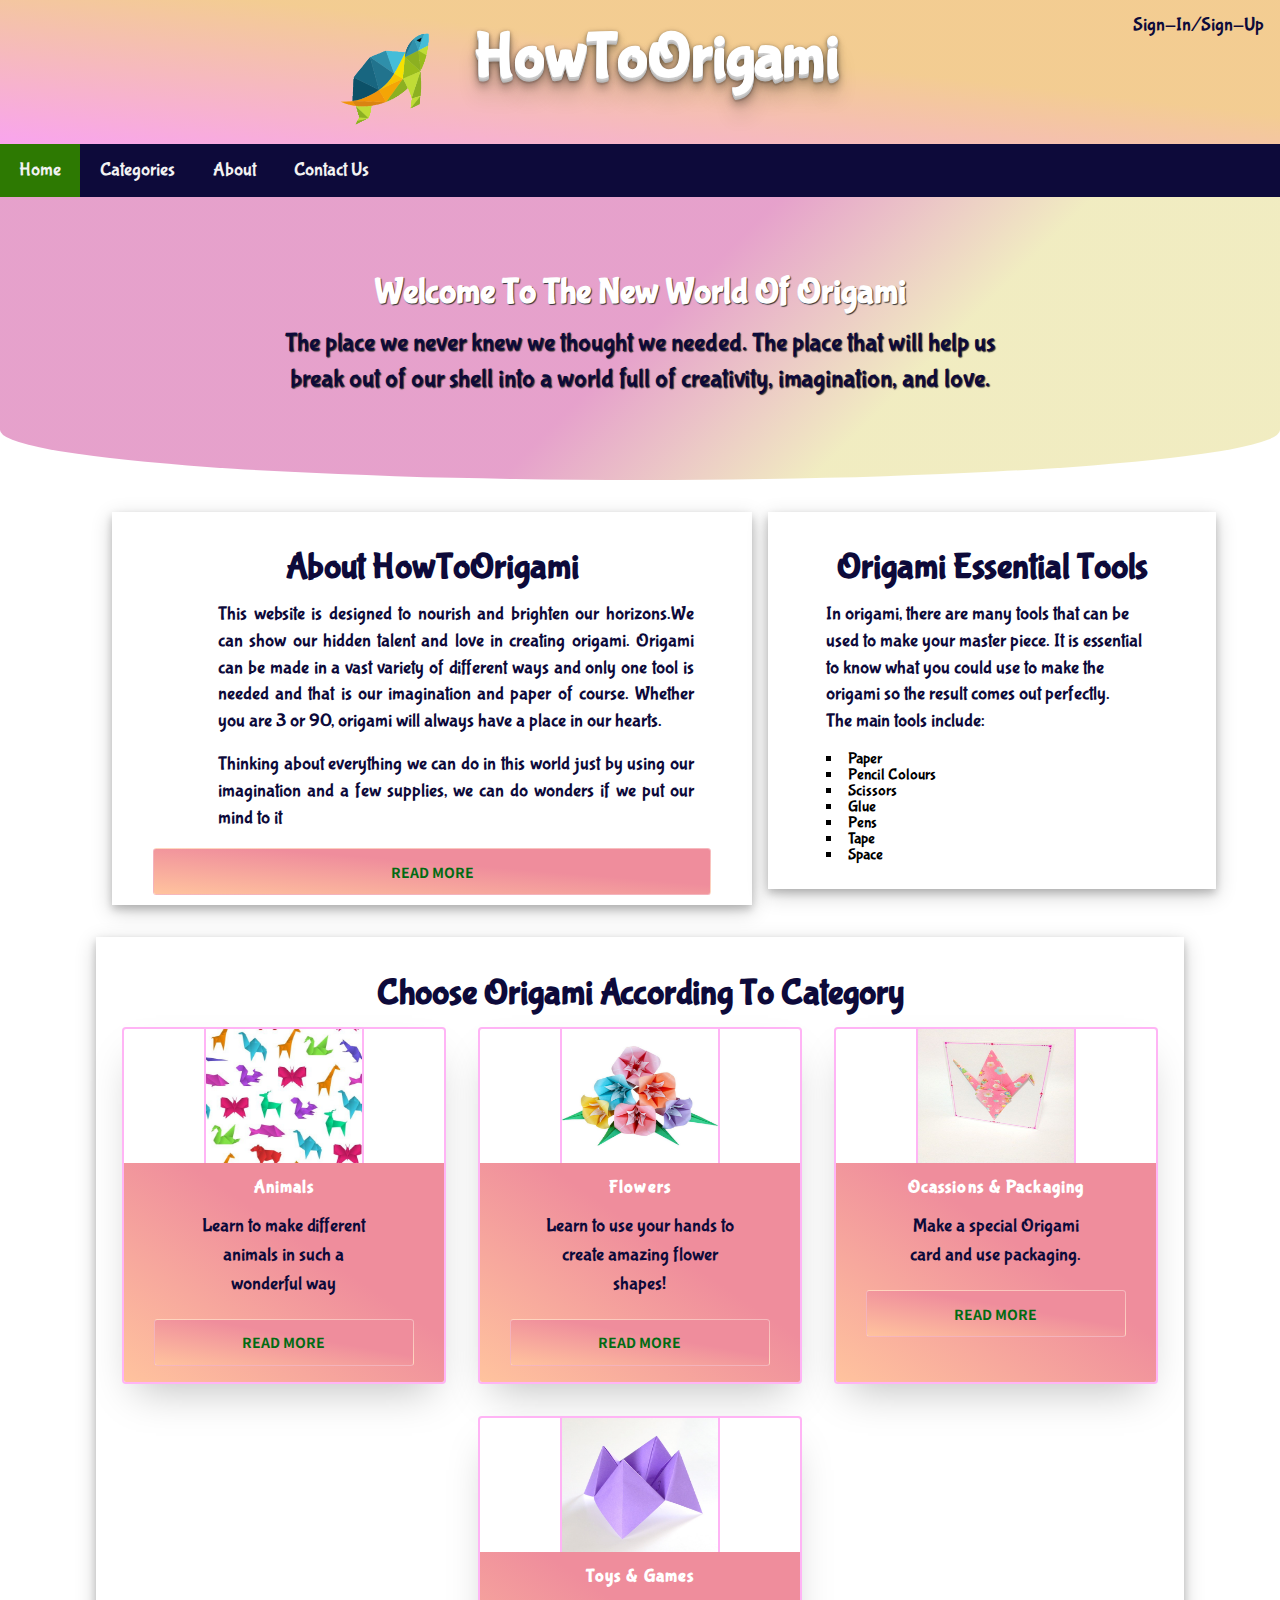
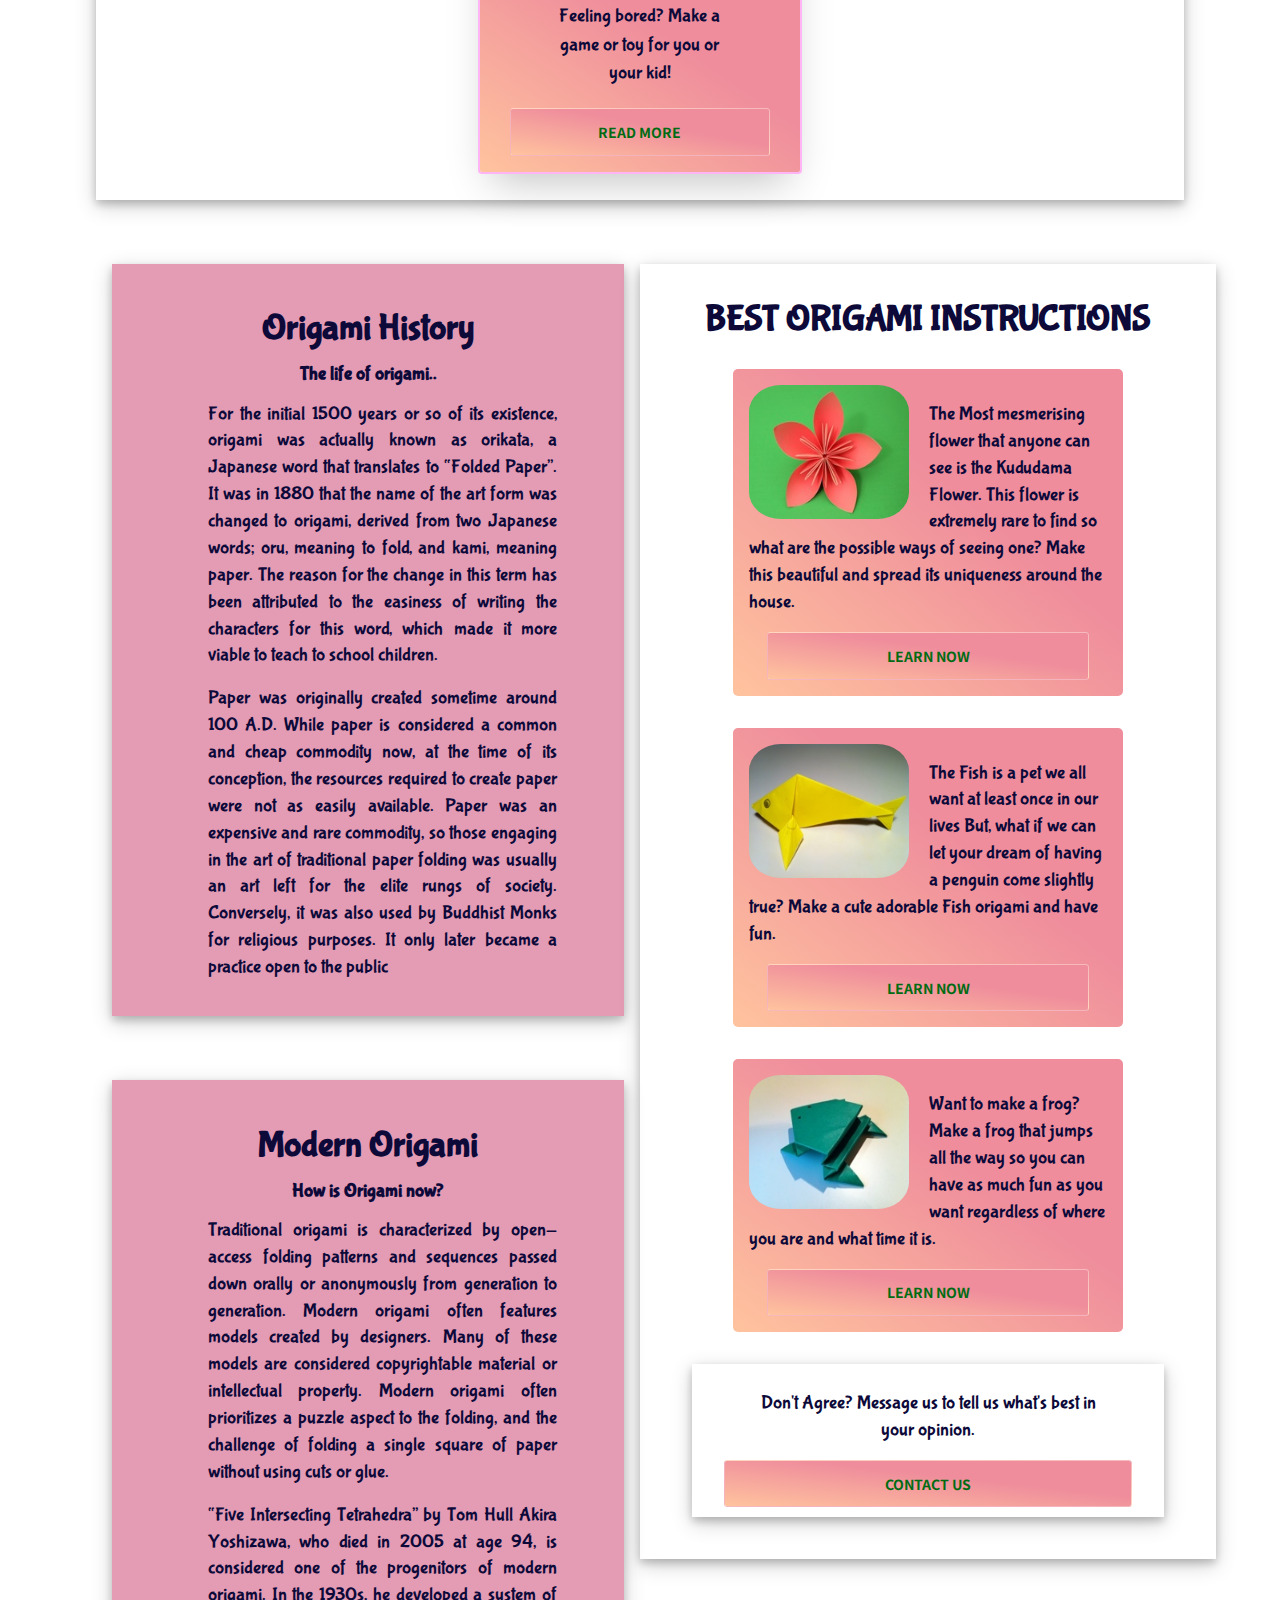
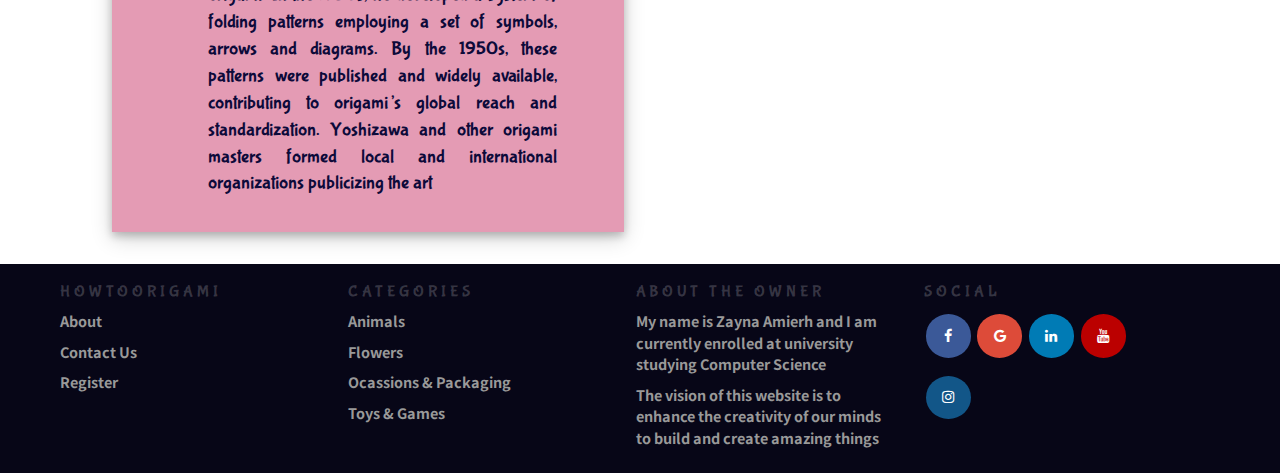
<file: Origami/index.html>
<!DOCTYPE html>
<html>
    <!--Head Start-->

    <head>
        <title>HowToOrigami | Home</title>
        <link rel="shortcut icon" href="images\logo4.png" />
        <!--CSS Stylesheet-->
        <link rel="stylesheet" type="text/css" href="CSS\style-min.css">
        <!--Media Query Stylesheet-->
        <link rel="stylesheet" type=text/css href="CSS\mediaquery-min.css">
        <!--Fonts used in website-->
        <link href="https://fonts.googleapis.com/css2?family=Noto+Sans+JP:wght@500&display=swap" rel="stylesheet">
        <link href="https://fonts.googleapis.com/css2?family=Bubblegum+Sans&display=swap" rel="stylesheet">
        <!--Icons used in website-->
        <link rel="stylesheet"
            href="https://cdnjs.cloudflare.com/ajax/libs/font-awesome/4.7.0/css/font-awesome.min.css">
        <!--Meta Tag-->
        <meta name="viewport" content="width=device-width, initial-scale=1.0">
    </head>
    <!--Head End-->

    <!--Body Start-->

    <body>
        <!--Header Start-->
        <header>
            <div class="top">
                <div id="sign">
                    <a href="registration.html">Sign-in/Sign-up</a>
                </div>
                <!--Logo Start-->
                <a href="index.html"><img class="logo" src="images\logoturtle.png" alt="HowToOrigami">
                    <h1>HowToOrigami</h1>
                </a>
                <!--Logo End-->
            </div>

            <!--Navigation Start-->
            <nav class="topnav" id="myTopnav">
                <ul>
                    <a href="index.html" class="active">
                        <li>Home</li>
                    </a>
                    <a href="items.html">
                        <li>Categories</li>
                    </a>
                    <a href="about.html"><li>About</li></a>
                    <a href="contact.html"><li>Contact Us</li></a>
                </ul>
                <a href="javascript:void(0);" style="font-size:15px;" class="icon" onclick="myFunction()">&#9776;</a>
            </nav>
            <!--Navigation End-->
        </header>
        <!--Header End-->
        <!--Curve Section Start-->
        <div id="curve">
            <div id="overlay">
                <h1>Welcome to the New World of Origami</h1>
                <p>The place we never knew we thought we needed. The place that will help us break out of our shell into
                    a world full of creativity, imagination, and love.</p>
                <br>
            </div>
        </div>
        <!--Curve Section End-->
        <!--About Section Start-->
        <section id="about">
            <article>
                <h1>
                    <a href="about.html"> About HowToOrigami</a>
                </h1>
                <p>
                    This website is designed to nourish and brighten our horizons.We can show our hidden talent and
                    love in
                    creating origami.
                    Origami can be made in a vast variety of different ways and only one tool is needed and that is
                    our
                    imagination and paper of course. Whether
                    you are 3 or 90, origami will always have a place in our hearts.
                </p>
                <p>Thinking about everything we can do in this world just by using our imagination and a few
                    supplies,
                    we can do wonders if we put our mind to it</p>
                <a href="about.html"><button class="btn2">Read More</button></a>
            </article>
        </section>
        <!--About Section End-->
        <!--Tools Section Start-->
        <section id="tools">
            <aside>
                <article>
                    <h1>
                        Origami Essential Tools
                    </h1>
                    <p>
                        In origami, there are many tools that can be used to make your master piece.
                        It is essential to know what you could use to make the origami so the result comes out
                        perfectly. <br>
                        The main tools include:
                        <ul style="list-style: square inside; text-align: left; margin-left: 3em;">
                            <li>Paper</li>
                            <li>Pencil Colours</li>
                            <li>Scissors</li>
                            <li>Glue</li>
                            <li>Pens</li>
                            <li>Tape</li>
                            <li>Space</li>
                        </ul>
                    </p>
                </article>
            </aside>
        </section>
        <!--Tools Section End-->

        <!--Origami Category Start-->
        <section class="clearfix">
            <div class="main">
                <h1>Choose Origami According to Category</h1>
                <ul class="cards">
                    <li class="cards_item">
                        <div class="card">
                            <div class="card_image"><img src="images\image.jpg" alt="animals"></div>
                            <div class="card_content">
                                <h2 class="card_title">Animals</h2>
                                <p class="card_text"> Learn to make different animals in such a wonderful way
                                </p>
                                <a href="items.html"><button class="btn2">Read More</button></a>
                            </div>
                        </div>
                    </li>
                    <li class="cards_item">
                        <div class="card">
                            <div class="card_image"><img src="images\flowers.jpg" alt="flowers"></div>
                            <div class="card_content">
                                <h2 class="card_title">Flowers</h2>
                                <p class="card_text"> Learn to use your hands to create amazing flower shapes!
                                </p>
                                <a href="items.html"><button class="btn2">Read More</button></a>
                            </div>
                        </div>
                    </li>
                    <li class="cards_item">
                        <div class="card">
                            <div class="card_image"><img src="images\card.jpg" alt="ocassions"></div>
                            <div class="card_content">
                                <h2 class="card_title">Ocassions & Packaging</h2>
                                <p class="card_text"> Make a special Origami card and use packaging.
                                </p>
                                <a href="items.html"><button class="btn2">Read More</button></a>
                            </div>
                        </div>
                    </li>

                    <li class="cards_item">
                        <div class="card">
                            <div class="card_image"><img src="images\game.jpg" alt="game"></div>
                            <div class="card_content">
                                <h2 class="card_title">Toys & Games</h2>
                                <p class="card_text"> Feeling bored? Make a game or toy for you or your kid!
                                </p>
                                <a href="items.html"><button class="btn2">Read More</button></a>
                            </div>
                        </div>
                    </li>
                </ul>
            </div>
        </section>
        <!--Origami Category End-->

        <!--History Section Start-->
        <section class="history">
            <article>
                <h1>Origami History</h1>
                <h3>The life of origami..</h3>
                <p>For the initial 1500 years or so of its existence, origami was actually known as orikata, a
                    Japanese word that translates to “Folded Paper”. It was in 1880 that the name of the art
                    form was changed to origami, derived from two Japanese words; oru, meaning to fold, and
                    kami, meaning paper. The reason for the change in this term has been attributed to the
                    easiness of writing the characters for this word, which made it more viable to teach to
                    school children. </p>
                <p>Paper was originally created sometime around 100 A.D. While paper is considered a common and cheap
                    commodity now, at the time of its conception, the resources required to create paper were not as
                    easily available. Paper was an expensive and rare commodity, so those engaging in the art of
                    traditional paper folding was usually an art left for the elite rungs of society. Conversely, it was
                    also used by Buddhist Monks for religious purposes. It only later became a practice open to the
                    public</p>
            </article>
        </section>
        <!--History Section End-->

        <!--Best Items Start-->
        <section id="bestInst">
            <h1>BEST ORIGAMI INSTRUCTIONS</h1>
            <div class="best">
                <img src="images/kusudama-flower.jpg" alt="flower">
                <p>The Most mesmerising flower that anyone can see is the Kududama Flower.
                    This flower is extremely rare to find so what are the possible ways of seeing one? Make this
                    beautiful and spread its uniqueness around the house. </p>
                <a href="itemDetails.html"><button class="btn2">Learn Now</button></a>
            </div>
            <div class="best">
                <img src="images/origami-fish.jpg" alt="fish">
                <p>The Fish is a pet we all want at least once in our lives  But, what if we can let your dream of having a penguin come slightly true?
                    Make a cute adorable Fish origami and have fun. </p>
                <a href="itemDetails.html"><button class="btn2">Learn Now</button></a>
            </div>

            <div class="best">
                <img src="images/origami-jumping-frog.jpg" alt="frog">
                <p>Want to make a frog? Make a frog that jumps all the way so you can have as much fun as you want regardless of where you are and what time it is. </p>
                <a href="itemDetails.html"><button class="btn2">Learn Now</button></a>
            </div>
            <section>
                <p>Don't Agree? Message us to tell us what's best in your opinion.</p>
                <a href="contact.html"><button class="btn2">Contact Us</button></a>
            </section>
        </section>
        <!--Best Items end-->
        <!--History#2 section Start-->
        <section class="history">
            <article>
                <h1>Modern Origami</h1>
                <h3>How is Origami now?</h3>
                <p>Traditional origami is characterized by open-access folding patterns and sequences passed down orally
                    or anonymously from generation to generation. Modern origami often features models created by
                    designers. Many of these models are considered copyrightable material or intellectual property.
                    Modern origami often prioritizes a puzzle aspect to the folding, and the challenge of folding a
                    single square of paper without using cuts or glue. </p>
                <p>
                    “Five Intersecting Tetrahedra” by Tom Hull
                    Akira Yoshizawa, who died in 2005 at age 94, is considered one of the progenitors of modern origami.
                    In the 1930s, he developed a system of folding patterns employing a set of symbols, arrows and
                    diagrams. By the 1950s, these patterns were published and widely available, contributing to
                    origami’s global reach and standardization. Yoshizawa and other origami masters formed local and
                    international organizations publicizing the art</p>
            </article>
        </section>
        <!--History#2 section Start-->
    </body>
    <!--Body End-->

    <!-- FOOTER START -->
    <footer class="clearfix">
        <div class="contain">
            <div class="col">
                <h1>HowToOrigami</h1>
                <ul>
                    <li><a href="about.html">About</a></li>
                    <li><a href="about.html">Contact Us</a></li>
                    <li><a href="registration.html">Register</a></li>
                </ul>
            </div>
            <div class="col">
                <h1>Categories</h1>
                <ul>
                    <li><a href="items.html">Animals</a></li>
                    <li><a href="items.html">Flowers</a></li>
                    <li><a href="items.html">Ocassions & Packaging</a></li>
                    <li><a href="items.html">Toys & Games</a></li>
                </ul>
            </div>

            <div class="col">
                <h1>About the Owner</h1>
                <ul>
                    <li>My name is Zayna Amierh and I am currently enrolled at university studying Computer Science</li>
                    <li>The vision of this website is to enhance the creativity of our minds to build and create amazing
                        things</li>
                </ul>
            </div>
            <div class="col social">
                <h1>Social</h1>
                <ul>
                    <li><a href="https://www.facebook.com/zayna.amierh" class="fa fa-facebook"></a></li>
                    <li><a href="mailto:zayna.amierh2000@gmail.com" class="fa fa-google"></a></li>
                    <li><a href="https://www.linkedin.com/in/zayna-amierh-5728951a4" class="fa fa-linkedin"></a></li>
                    <li><a href="https://www.youtube.com/channel/UCmKEwh47BGUd2hu-qrNmUaA?view_as=subscriber"
                            class="fa fa-youtube"></a></li>
                    <li><a href="https://instagram.com/zaynaamierh?igshid=114kotw22uyl5" class="fa fa-instagram"></a>
                    </li>
                </ul>
            </div>
            <div class="clearfix"> </div>
        </div>
    </footer>
    <!-- END OF FOOTER -->
    <script type="text/javascript" src="JavaScript\script.js"></script>

</html>
</file>
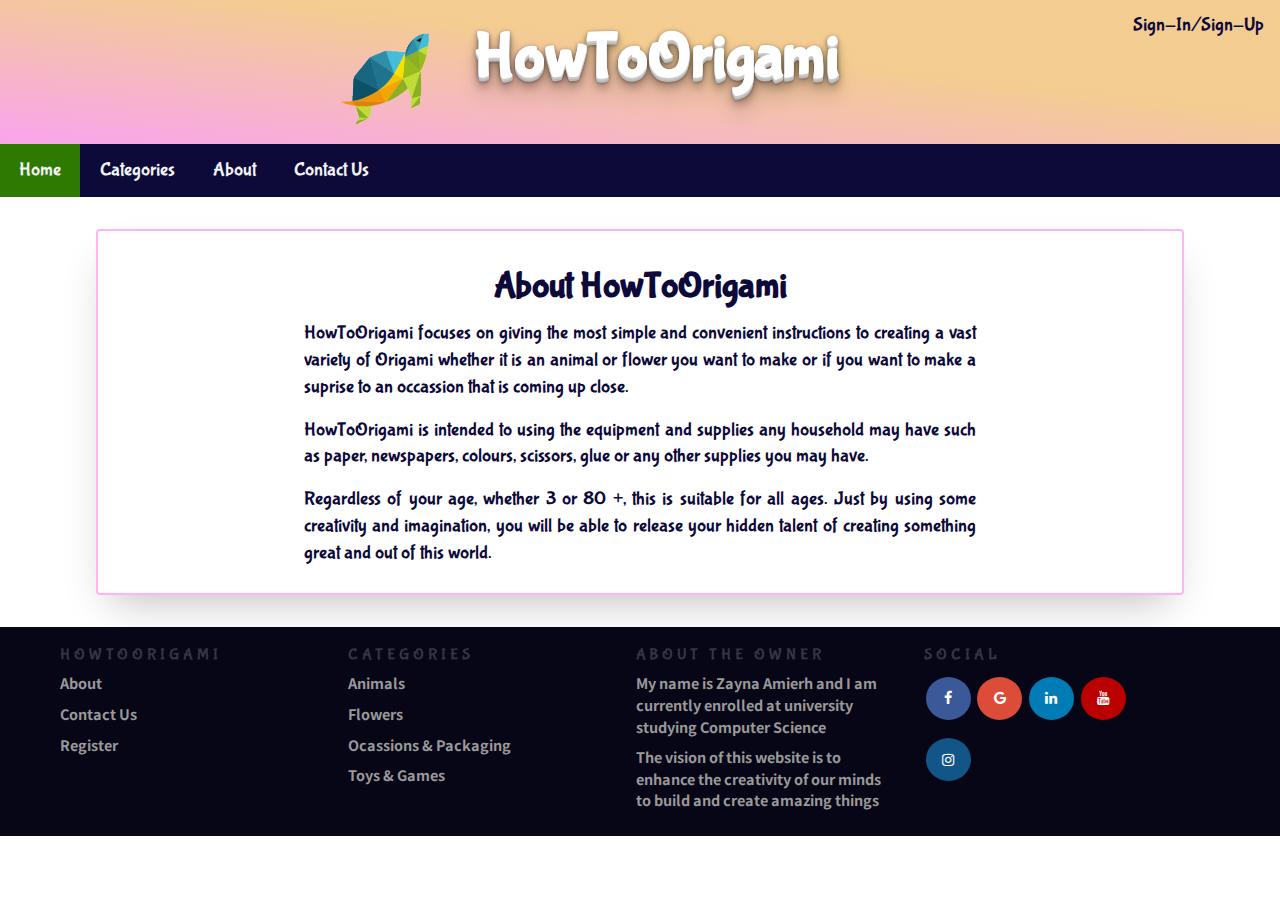
<file: Origami/about.html>
<!DOCTYPE html>
<html>
    <!--Head Start-->

    <head>
        <title>HowToOrigami | About Us</title>
        <link rel="shortcut icon" href="images\logo4.png" />
        <!--CSS Stylesheet-->
        <link rel="stylesheet" type="text/css" href="CSS\style-min.css">
        <!--Media Query Stylesheet-->
        <link rel="stylesheet" type=text/css href="CSS\mediaquery-min.css">
        <!--Fonts-->
        <link href="https://fonts.googleapis.com/css2?family=Noto+Sans+JP:wght@500&display=swap" rel="stylesheet">
        <link href="https://fonts.googleapis.com/css2?family=Bubblegum+Sans&display=swap" rel="stylesheet">
        <!--Icons-->
        <link rel="stylesheet"
            href="https://cdnjs.cloudflare.com/ajax/libs/font-awesome/4.7.0/css/font-awesome.min.css">
        <!--Meta Tag-->
        <meta name="viewport" content="width=device-width, initial-scale=1.0">
    </head>
    <!--Head End-->

    <!--Body Start-->

    <body>
        <!--Header Start-->
        <header>
            <div class="top">
                <div id="sign">
                    <a href="registration.html">Sign-in/Sign-up</a>
                </div>
                <!--Logo-->
                <a href="index.html"><img class="logo" src="images\logoturtle.png" alt="HowToOrigami">
                    <h1>HowToOrigami</h1>
                </a>
                <!--Logo End-->
            </div>

            <!--Navigation Start-->
            <nav class="topnav" id="myTopnav">
                <ul>
                    <a href="index.html" class="active">
                        <li>Home</li>
                    </a>
                    <a href="items.html">
                        <li>Categories</li>
                    </a>
                    <a href="about.html"><li>About</li></a>
                    <a href="contact.html"><li>Contact Us</li></a>
                </ul>
                <a href="javascript:void(0);" style="font-size:15px;" class="icon" onclick="myFunction()">&#9776;</a>
            </nav>
            <!--Navigation End-->
        </header>
        <!--Header End-->

        <!--About Section Start-->
        <section class="card">
            <article id="aboutPage">
                <h1>About HowToOrigami</h1>
                <p>
                    HowToOrigami focuses on giving the most simple and convenient instructions to creating a vast
                    variety of
                    Origami whether it is an animal or flower you want to make or if you want to make a suprise to an
                    occassion that is coming up close.
                </p>
                <p>
                    HowToOrigami is intended to using the equipment and supplies any household may have such as paper,
                    newspapers, colours, scissors, glue or any other supplies you may have.
                </p>
                <p>
                    Regardless of your age, whether 3 or 80 +, this is suitable for all ages. Just by using some
                    creativity
                    and imagination, you will be able to release your hidden talent of creating something great and out
                    of
                    this world.
                </p>
            </article>
        </section>
        <!--About Section End-->
    </body>
    <!--Body End-->
    <!-- FOOTER START -->
    <footer>
        <div class="contain">
            <div class="col">
                <h1>HowToOrigami</h1>
                <ul>
                    <li><a href="about.html">About</a></li>
                    <li><a href="about.html">Contact Us</a></li>
                    <li><a href="registration.html">Register</a></li>
                </ul>
            </div>
            <div class="col">
                <h1>Categories</h1>
                <ul>
                    <li><a href="items.html">Animals</a></li>
                    <li><a href="items.html">Flowers</a></li>
                    <li><a href="items.html">Ocassions & Packaging</a></li>
                    <li><a href="items.html">Toys & Games</a></li>
                </ul>
            </div>

            <div class="col">
                <h1>About the Owner</h1>
                <ul>
                    <li>My name is Zayna Amierh and I am currently enrolled at university studying Computer Science
                    </li>
                    <li>The vision of this website is to enhance the creativity of our minds to build and create
                        amazing
                        things</li>
                </ul>
            </div>
            <div class="col social">
                <h1>Social</h1>
                <ul>
                    <li><a href="https://www.facebook.com/zayna.amierh" class="fa fa-facebook"></a></li>
                    <li><a href="mailto:zayna.amierh2000@gmail.com" class="fa fa-google"></a></li>
                    <li><a href="https://www.linkedin.com/in/zayna-amierh-5728951a4" class="fa fa-linkedin"></a>
                    </li>
                    <li><a href="https://www.youtube.com/channel/UCmKEwh47BGUd2hu-qrNmUaA?view_as=subscriber"
                            class="fa fa-youtube"></a></li>
                    <li><a href="https://instagram.com/zaynaamierh?igshid=114kotw22uyl5" class="fa fa-instagram"></a>
                    </li>
                </ul>
            </div>
            <div class="clearfix"> </div>
        </div>
    </footer>
    <!-- END OF FOOTER -->
    <script type="text/javascript" src="JavaScript\script.js"></script>

</html>
</file>
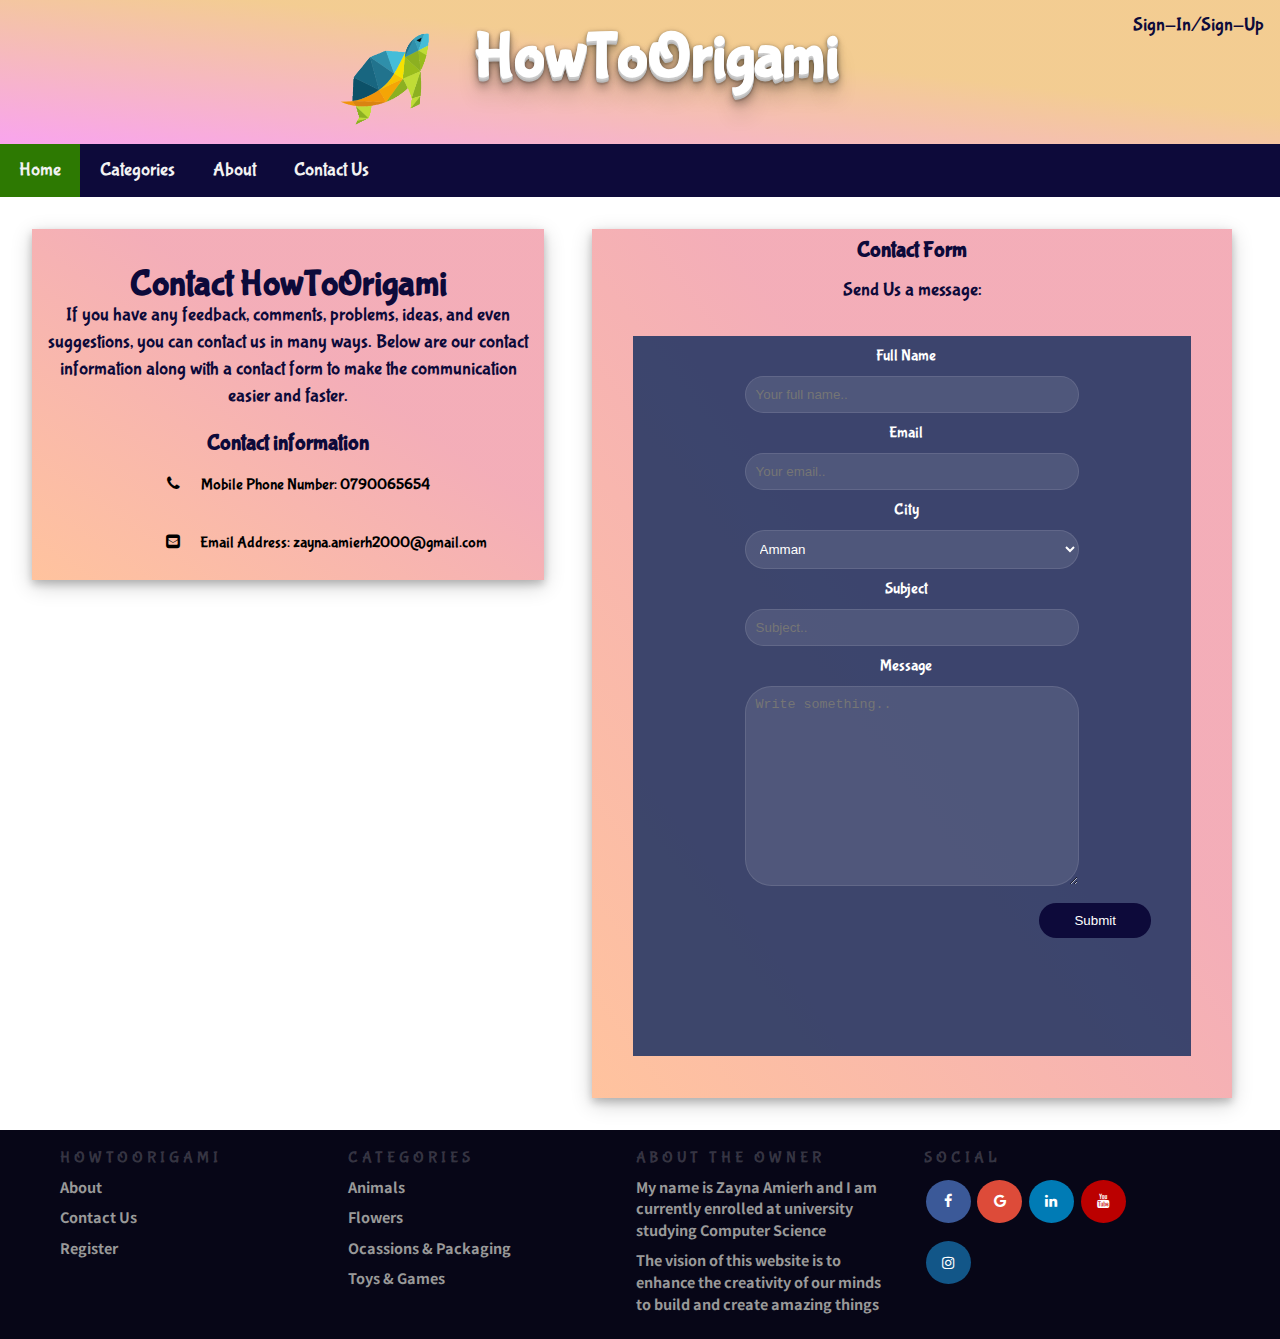
<file: Origami/contact.html>
<!DOCTYPE html>
<html>
    <!--Head Start-->

    <head>
        <title>HowToOrigami | Contact Us</title>
        <link rel="shortcut icon" href="images\logo4.png" />
        <!--CSS Stylesheet-->
        <link rel="stylesheet" type="text/css" href="CSS\style-min.css">
        <!--CSS Registration Stylesheet-->
        <link rel="stylesheet" type="text/css" href="CSS\registrationstyle-min.css">
        <!--Media Query Stylesheet-->
        <link rel="stylesheet" type=text/css href="CSS\mediaquery-min.css">
        <!--Fonts-->
        <link href="https://fonts.googleapis.com/css2?family=Noto+Sans+JP:wght@500&display=swap" rel="stylesheet">
        <link href="https://fonts.googleapis.com/css2?family=Bubblegum+Sans&display=swap" rel="stylesheet">
        <!--Icons-->
        <link rel="stylesheet"
            href="https://cdnjs.cloudflare.com/ajax/libs/font-awesome/4.7.0/css/font-awesome.min.css">
        <!--Meta Tags-->
        <meta name="viewport" content="width=device-width, initial-scale=1.0">
    </head>
    <!--Head End-->

    <!--Body Start-->

    <body>
        <!--Header Start-->
        <header>
            <div class="top">
                <div id="sign">
                    <a href="registration.html">Sign-in/Sign-up</a>
                </div>
                <!--Logo-->
                <a href="index.html"><img class="logo" src="images\logoturtle.png" alt="HowToOrigami">
                    <h1>HowToOrigami</h1>
                </a>
                <!--Logo End-->
            </div>
            <!--Navigation Start-->
            <nav class="topnav" id="myTopnav">
                <ul>
                    <a href="index.html" class="active">
                        <li>Home</li>
                    </a>
                    <a href="items.html">
                        <li>Categories</li>
                    </a>
                    <a href="about.html">
                        <li>About</li>
                    </a>
                    <a href="contact.html">
                        <li>Contact Us</li>
                    </a>
                </ul>
                <a href="javascript:void(0);" style="font-size:15px;" class="icon" onclick="myFunction()">&#9776;</a>
            </nav>
            <!--Navigation End-->
        </header>
        <!--Header End-->

        <!--Contact Section Start-->
        <section class="contact">
            <article>
                <h1>Contact HowToOrigami</h1>
                <p>If you have any feedback, comments, problems, ideas, and even suggestions, you can contact us in many
                    ways. Below are our contact information along with a contact form to make the communication easier
                    and faster.</p>
            </article>
            <!--Contact Information Start-->
            <h2>Contact information</h2>
            <ul>
                <li><i class="fa fa-phone"></i>Mobile Phone Number: 0790065654</li>
                <li id="li-2"><i class="fa fa-envelope-square"></i>Email Address: zayna.amierh2000@gmail.com</li>
            </ul>
            <!--Contact Information End-->
        </section>
        <!--Contact Section End-->
        <!--Contact Form Start-->
        <section class="transparent" id="contacting">
            <h2>Contact Form</h2>
            <p>Send Us a message:</p>
            <div class="contactmain">
                <div class="contact-form">
                    <form action="/action_page.php">
                        <div class="row">
                            <div class="col-25">
                                <label for="fname">Full Name</label>
                            </div>
                            <div class="col-75">
                                <input type="text" id="fname" name="fullname" placeholder="Your full name..">
                            </div>
                        </div>
                        <div class="row">
                            <div class="col-25">
                                <label for="email">Email</label>
                            </div>
                            <div class="col-75">
                                <input type="text" id="email" name="email" placeholder="Your email..">
                            </div>
                        </div>
                        <div class="row">
                            <div class="col-25">
                                <label for="city">City</label>
                            </div>
                            <div class="col-75">
                                <select id="city" name="city">
                                    <option value="Amman">Amman</option>
                                    <option value="Tafilah">Tafilah</option>
                                    <option value="Aqaba">Aqaba</option>
                                    <option value="Madaba">Madaba</option>
                                    <option value="As Salt">As Salt</option>
                                    <option value="Zarqa">Zarqa</option>
                                    <option value="Irbid">Irbid</option>
                                </select>
                            </div>
                        </div>
                        <div class="row">
                            <div class="col-25">
                                <label for="subject">Subject</label>
                            </div>
                            <div class="col-75">
                                <input type="text" id="subject" name="subject" placeholder="Subject..">
                            </div>
                        </div>
                        <div class="row">
                            <div class="col-25">
                                <label for="subject">Message</label>
                            </div>
                            <div class="col-75">
                                <textarea id="subject" name="subject" placeholder="Write something.."
                                    style="height:200px"></textarea>
                            </div>
                        </div>
                        <div class="row">
                            <input type="submit" value="Submit">
                        </div>
                    </form>
                </div>
            </div>
        </section>
        <!--Contact Form End-->
        <!--Body End-->
        <!-- FOOTER START -->
        <footer class="clearfix">
            <div class="contain">
                <div class="col">
                    <h1>HowToOrigami</h1>
                    <ul>
                        <li><a href="about.html">About</a></li>
                        <li><a href="contact.html">Contact Us</a></li>
                        <li><a href="registration.html">Register</a></li>
                    </ul>
                </div>
                <div class="col">
                    <h1>Categories</h1>
                    <ul>
                        <li><a href="items.html">Animals</a></li>
                        <li><a href="items.html">Flowers</a></li>
                        <li><a href="items.html">Ocassions & Packaging</a></li>
                        <li><a href="items.html">Toys & Games</a></li>
                </div>

                <div class="col">
                    <h1>About the Owner</h1>
                    <ul>
                        <li>My name is Zayna Amierh and I am currently enrolled at university studying Computer Science
                        </li>
                        <li>The vision of this website is to enhance the creativity of our minds to build and create
                            amazing
                            things</li>
                    </ul>
                </div>
                <div class="col social">
                    <h1>Social</h1>
                    <ul>
                        <li><a href="https://www.facebook.com/zayna.amierh" class="fa fa-facebook"></a></li>
                        <li><a href="mailto:zayna.amierh2000@gmail.com" class="fa fa-google"></a></li>
                        <li><a href="https://www.linkedin.com/in/zayna-amierh-5728951a4" class="fa fa-linkedin"></a>
                        </li>
                        <li><a href="https://www.youtube.com/channel/UCmKEwh47BGUd2hu-qrNmUaA?view_as=subscriber"
                                class="fa fa-youtube"></a></li>
                        <li><a href="https://instagram.com/zaynaamierh?igshid=114kotw22uyl5"
                                class="fa fa-instagram"></a></li>
                    </ul>
                </div>
                <div class="clearfix"> </div>
            </div>
        </footer>
        <script type="text/javascript" src="JavaScript\script.js"></script>
        <!-- END OF FOOTER -->

</html>
</file>
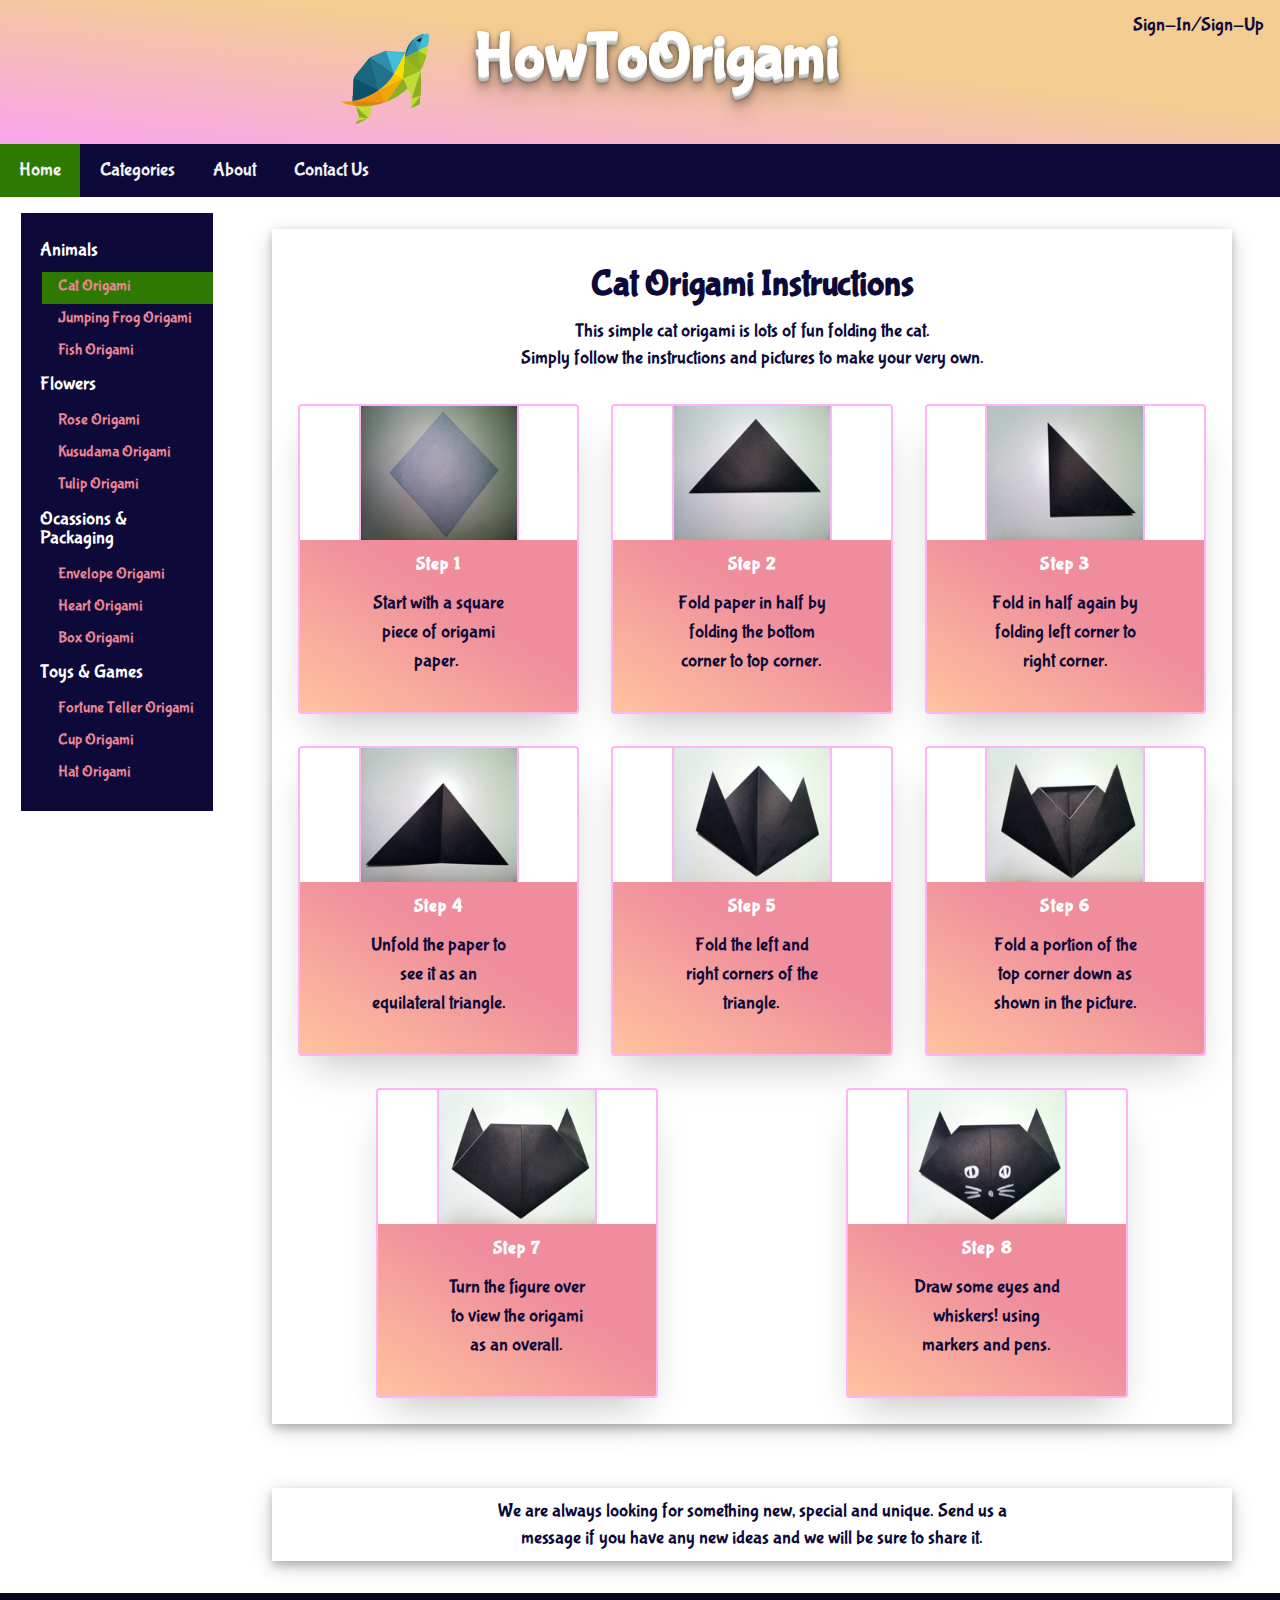
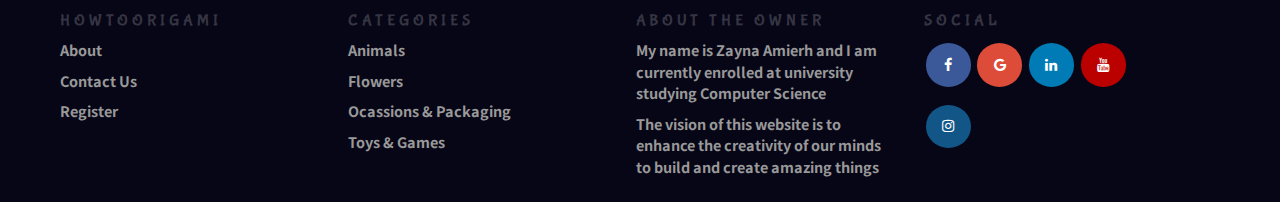
<file: Origami/itemDetails.html>
<!DOCTYPE html>
<html>
    <!--Head Start-->

    <head>

        <title>HowToOrigami | Details</title>
        <link rel="shortcut icon" href="images\logo4.png" />
        <!--CSS Stylesheet-->
        <link rel="stylesheet" type="text/css" href="CSS\style-min.css">
        <!--Media Query Stylesheet-->
        <link rel="stylesheet" type=text/css href="CSS\mediaquery-min.css">
        <!--Fonts-->
        <link href="https://fonts.googleapis.com/css2?family=Bubblegum+Sans&display=swap" rel="stylesheet">
        <link href="https://fonts.googleapis.com/css2?family=Noto+Sans+JP:wght@500&display=swap" rel="stylesheet">
        <!--Icons-->
        <link rel="stylesheet"
            href="https://cdnjs.cloudflare.com/ajax/libs/font-awesome/4.7.0/css/font-awesome.min.css">
        <!--Meta Tag-->
        <meta name="viewport" content="width=device-width, initial-scale=1.0">
    </head>
    <!--Head End-->

    <!--Body Start-->

    <body>
        <!--Header Start-->
        <header>
            <div class="top">
                <div id="sign">
                    <a href="registration.html">Sign-in/Sign-up</a>
                </div>
                <!--Logo-->
                <a href="index.html"><img class="logo" src="images\logoturtle.png" alt="HowToOrigami">
                    <h1>HowToOrigami</h1>
                </a>
                <!--Logo End-->
            </div>

            <!--Navigation Start-->
            <nav class="topnav" id="myTopnav">
                <ul>
                    <a href="index.html" class="active">
                        <li>Home</li>
                    </a>
                    <a href="items.html">
                        <li>Categories</li>
                    </a>
                    <a href="about.html">
                        <li>About</li>
                    </a>
                    <a href="contact.html">
                        <li>Contact Us</li>
                    </a>
                </ul>
                <a href="javascript:void(0);" style="font-size:15px;" class="icon" onclick="myFunction()">&#9776;</a>
            </nav>
            <!--Navigation End-->
        </header>
        <!--Header End-->
        <!--Side Navigation Start-->
        <aside class="sidenav">
            <ul>
                <li><a href="items.html">Animals</a>
                    <ul>
                        <li><a class="active" href="itemDetails.html">Cat Origami</a></li>
                        <li><a href="itemDetails.html">Jumping Frog Origami</a></li>
                        <li><a href="itemDetails.html">Fish Origami</a></li>
                    </ul>
                </li>
                <li><a href="items.html">Flowers</a>
                    <ul>
                        <li><a href="itemDetails.html">Rose Origami</a></li>
                        <li><a href="itemDetails.html">Kusudama Origami</a></li>
                        <li><a href="itemDetails.html">Tulip Origami</a></li>
                    </ul>
                </li>
                <li><a href="items.html">Ocassions & Packaging</a>
                    <ul>
                        <li><a href="itemDetails.html">Envelope Origami</a></li>
                        <li><a href="itemDetails.html">Heart Origami</a></li>
                        <li><a href="itemDetails.html">Box Origami</a></li>
                    </ul>
                </li>
                <li><a href="items.html">Toys & Games</a>
                    <ul>
                        <li><a href="itemDetails.html">Fortune Teller Origami</a></li>
                        <li><a href="itemDetails.html">Cup Origami</a></li>
                        <li><a href="itemDetails.html">Hat Origami</a></li>
                    </ul>
                </li>
            </ul>
        </aside>
        <!--Side navigation End-->
        <!--Origami Instruction Section Start-->
        <section class="items">
            <div class="main">
                <h1><b>Cat Origami Instructions</b></h1>
                <p>This simple cat origami is lots of fun folding the cat.<br> Simply follow the
                    instructions and pictures to make your very own.</p>
                <ul class="cards">
                    <li class="cards_item">
                        <div class="card">
                            <div class="card_image"><img src="images\cat_step1.jpg" alt="step1"></div>
                            <div class="card_content">
                                <h2 class="card_title"><b>Step 1</b></h2>
                                <p class="card_text"> Start with a square piece of origami paper.&nbsp;
                                </p>
                            </div>
                        </div>
                    </li>
                    <li class="cards_item">
                        <div class="card">
                            <div class="card_image"><img src="images\cat_step2.jpg" alt="step2"></div>
                            <div class="card_content">
                                <h2 class="card_title"><b>Step 2</b></h2>
                                <p class="card_text"> Fold paper in half by folding the bottom corner to top corner.
                                </p>
                            </div>
                        </div>
                    </li>
                    <li class="cards_item">
                        <div class="card">
                            <div class="card_image"><img src="images\cat_step3.jpg" alt="step3"></div>
                            <div class="card_content">
                                <h2 class="card_title"><b>Step 3</b></h2>
                                <p class="card_text">Fold in half again by folding left corner to right corner.
                                </p>
                            </div>
                        </div>
                    </li>
                    <li class="cards_item">
                        <div class="card">
                            <div class="card_image"><img src="images\cat_step4.jpg" alt="step4"></div>
                            <div class="card_content">
                                <h2 class="card_title"><b>Step 4</b></h2>
                                <p class="card_text">Unfold the paper to see it as an equilateral triangle.
                                </p>
                            </div>
                        </div>
                    </li>

                    <li class="cards_item">
                        <div class="card">
                            <div class="card_image"><img src="images\cat_step5.jpg" alt="step5"></div>
                            <div class="card_content">
                                <h2 class="card_title"><b>Step 5</b></h2>
                                <p class="card_text">Fold the left and right corners of the triangle.
                                </p>
                            </div>
                        </div>
                    </li>

                    <li class="cards_item">
                        <div class="card">
                            <div class="card_image"><img src="images\cat_step6.jpg" alt="step6"></div>
                            <div class="card_content">
                                <h2 class="card_title"><b>Step 6</b></h2>
                                <p class="card_text">Fold a portion of the top corner down as shown in the picture.
                                </p>
                            </div>
                        </div>
                    </li>

                    <li class="cards_item">
                        <div class="card">
                            <div class="card_image"><img src="images\cat_step7.jpg" alt="step7"></div>
                            <div class="card_content">
                                <h2 class="card_title"><b>Step 7</b></h2>
                                <p class="card_text">Turn the figure over to view the origami as an overall.
                                </p>
                            </div>
                        </div>
                    </li>

                    <li class="cards_item">
                        <div class="card">
                            <div class="card_image"><img src="images\cat_step8.jpg" alt="step8"></div>
                            <div class="card_content">
                                <h2 class="card_title"><b>Step 8</b></h2>
                                <p class="card_text">Draw some eyes and whiskers! using markers and pens.
                                </p>
                            </div>
                        </div>
                    </li>
                </ul>
            </div>
        </section>
        <!--Origami Instruction Section End-->
        <!--Note Start-->
        <section class="items points">
            <p>
                We are always looking for something new, special and unique. Send us a message if you have any new ideas
                and we will be sure to share it.
            </p>
        </section>
        <!--Note End-->
    </body>
    <!--Body End-->
    <!-- FOOTER START -->
    <footer class="clearfix">

        <div class="contain">
            <div class="col">
                <h1>HowToOrigami</h1>
                <ul>
                    <li><a href="about.html">About</a></li>
                    <li><a href="contact.html">Contact Us</a></li>
                    <li><a href="registration.html">Register</a></li>
                </ul>
            </div>
            <div class="col">
                <h1>Categories</h1>
                <ul>
                    <li><a href="items.html">Animals</a></li>
                    <li><a href="items.html">Flowers</a></li>
                    <li><a href="items.html">Ocassions & Packaging</a></li>
                    <li><a href="items.html">Toys & Games</a></li>
                </ul>
            </div>

            <div class="col">
                <h1>About the Owner</h1>
                <ul>
                    <li>My name is Zayna Amierh and I am currently enrolled at university studying Computer Science</li>
                    <li>The vision of this website is to enhance the creativity of our minds to build and create amazing
                        things</li>
                </ul>
            </div>
            <div class="col social">
                <h1>Social</h1>
                <ul>
                    <li><a href="https://www.facebook.com/zayna.amierh" class="fa fa-facebook"></a></li>
                    <li><a href="mailto:zayna.amierh2000@gmail.com" class="fa fa-google"></a></li>
                    <li><a href="https://www.linkedin.com/in/zayna-amierh-5728951a4" class="fa fa-linkedin"></a></li>
                    <li><a href="https://www.youtube.com/channel/UCmKEwh47BGUd2hu-qrNmUaA?view_as=subscriber"
                            class="fa fa-youtube"></a></li>
                    <li><a href="https://instagram.com/zaynaamierh?igshid=114kotw22uyl5" class="fa fa-instagram"></a>
                    </li>
                </ul>
            </div>
            <div class="clearfix"> </div>
        </div>
    </footer>
    <!-- END OF FOOTER -->
    <script type="text/javascript" src="JavaScript\script.js"></script>

</html>
</file>
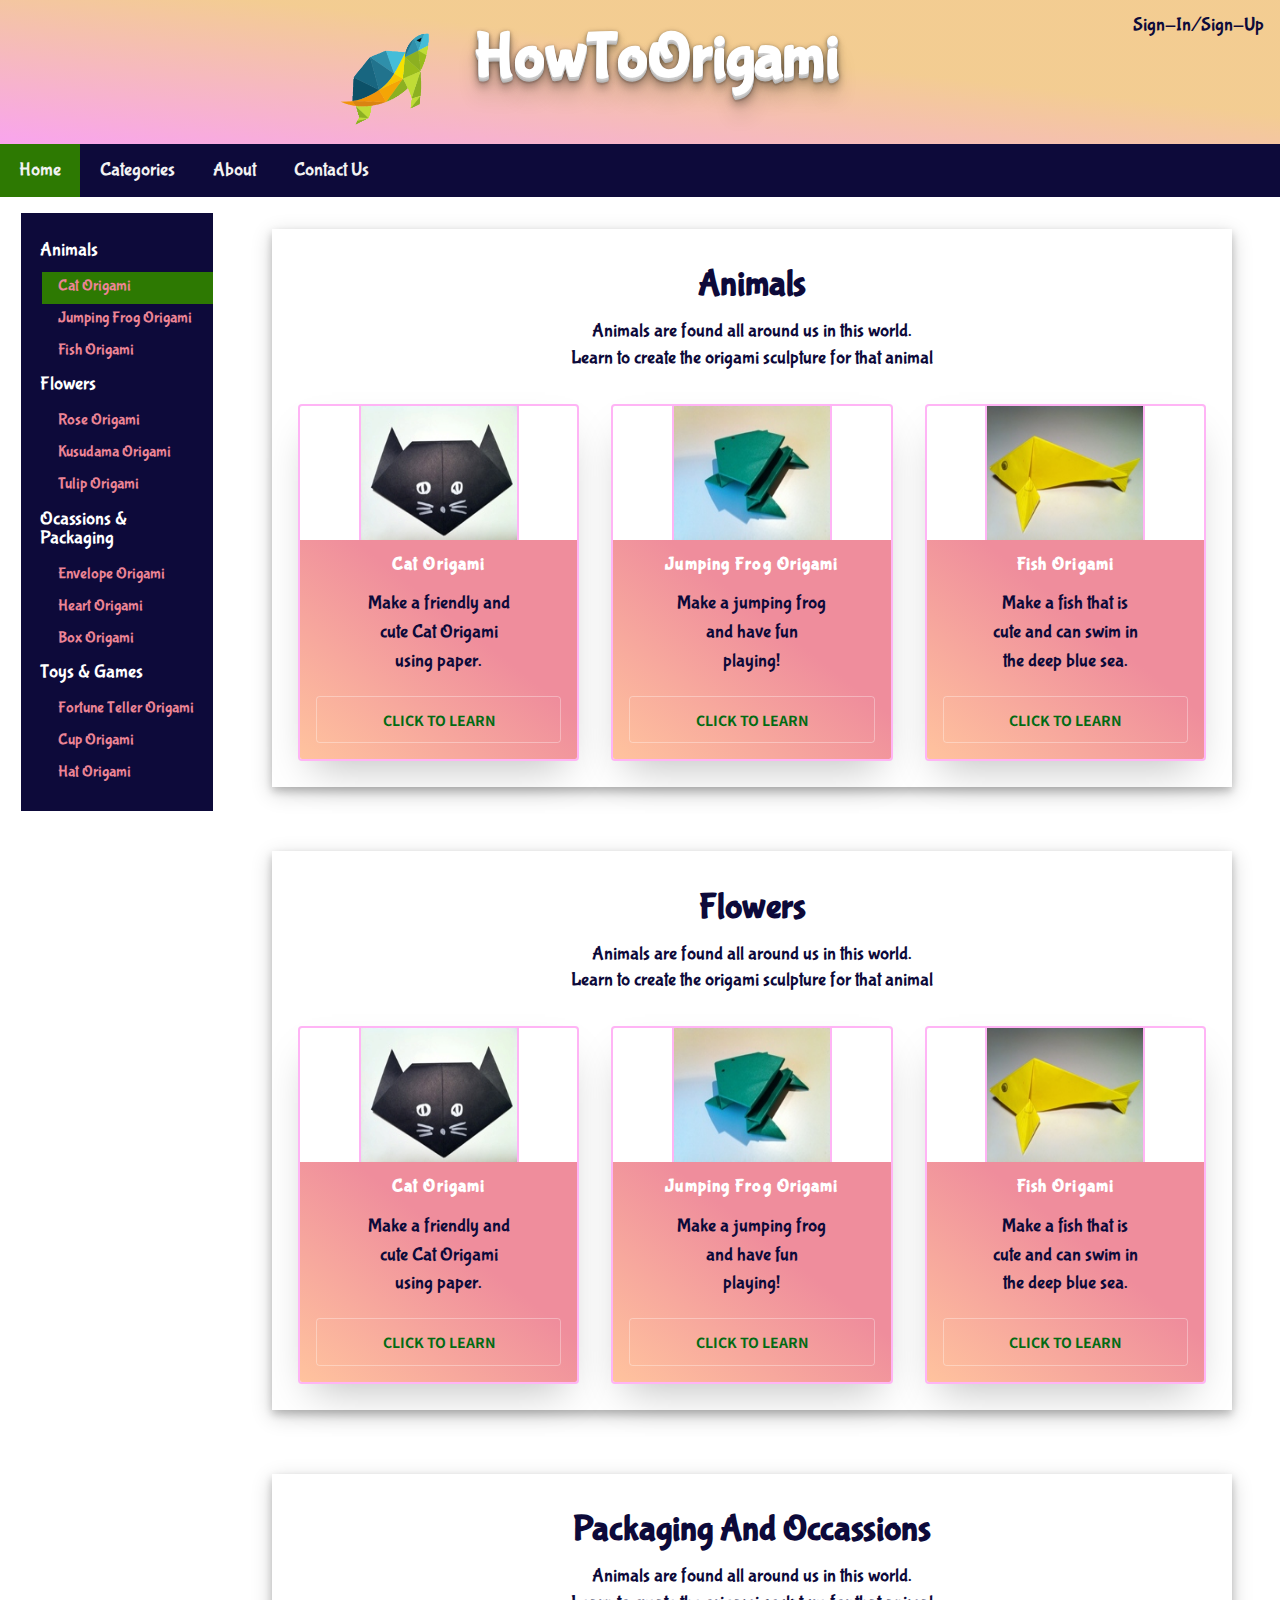
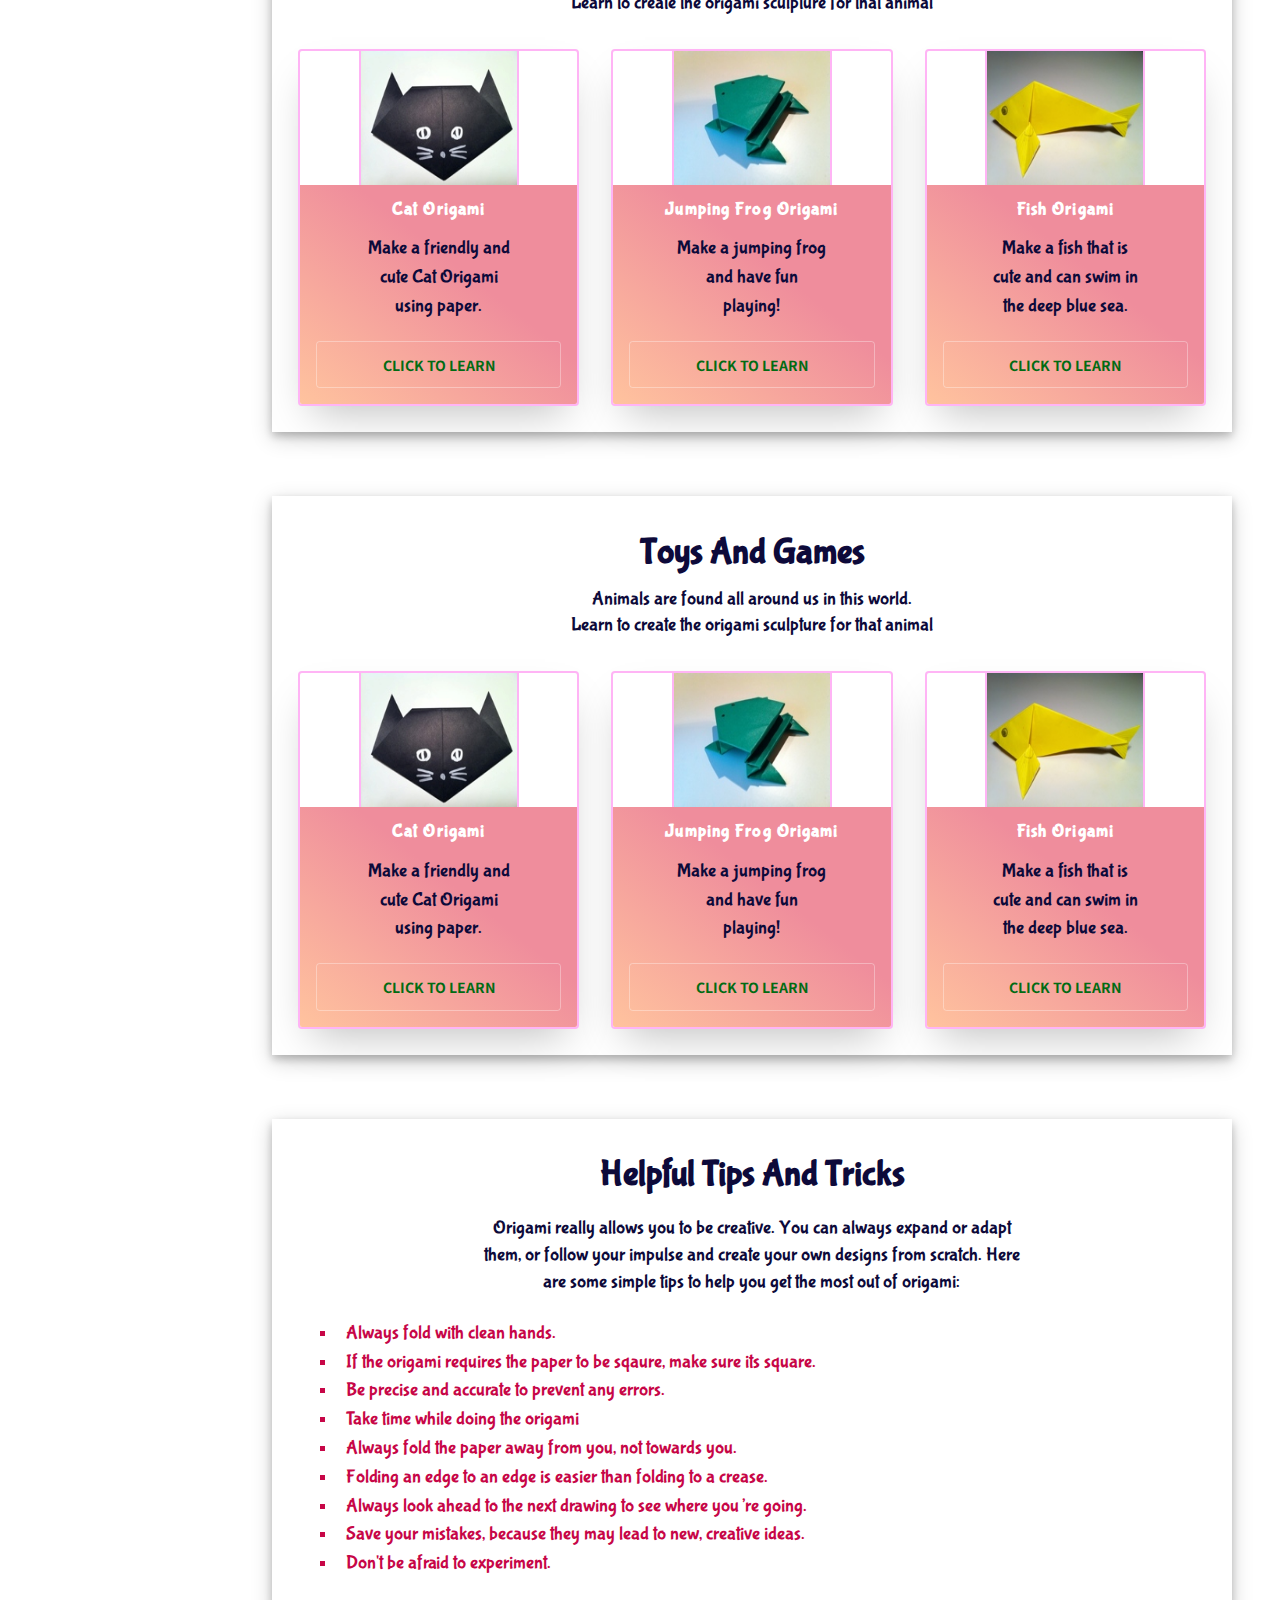
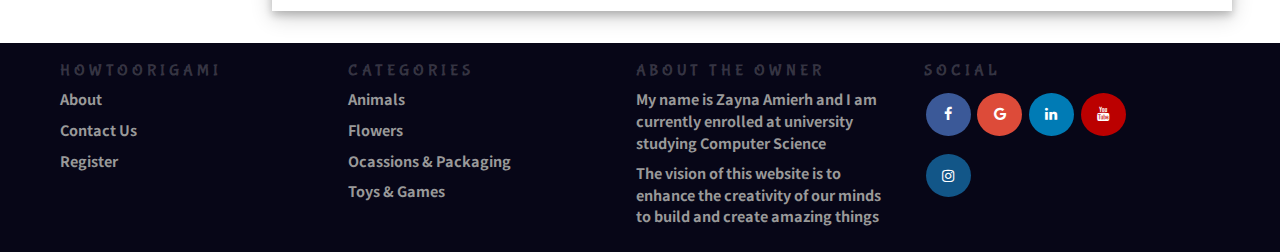
<file: Origami/items.html>
<!DOCTYPE html>
<html>
    <!--Head Start-->

    <head>

        <title>HowToOrigami | Categories</title>
        <link rel="shortcut icon" href="images\logo4.png" />
        <!--CSS Stylesheet-->
        <link rel="stylesheet" type="text/css" href="CSS\style-min.css">
        <!--Media Query Stylesheet-->
        <link rel="stylesheet" type=text/css href="CSS\mediaquery-min.css">
        <!--Fonts-->
        <link href="https://fonts.googleapis.com/css2?family=Noto+Sans+JP:wght@500&display=swap" rel="stylesheet">
        <link href="https://fonts.googleapis.com/css2?family=Bubblegum+Sans&display=swap" rel="stylesheet">
        <!--Icons-->
        <link rel="stylesheet"
            href="https://cdnjs.cloudflare.com/ajax/libs/font-awesome/4.7.0/css/font-awesome.min.css">
        <!--Meta Tags-->
        <meta name="viewport" content="width=device-width, initial-scale=1.0">
    </head>
    <!--Head End-->

    <!--Body Start-->

    <body>
        <!--Header Start-->
        <header>
            <div class="top">
                <div id="sign">
                    <a href="registration.html">Sign-in/Sign-up</a>
                </div>
                <!--Logo-->
                <a href="index.html"><img class="logo" src="images\logoturtle.png" alt="HowToOrigami">
                    <h1>HowToOrigami</h1>
                </a>
                <!--Logo End-->
            </div>

            <!--Navigation Start-->
            <nav class="topnav" id="myTopnav">
                <ul>
                    <a href="index.html" class="active">
                        <li>Home</li>
                    </a>
                    <a href="items.html">
                        <li>Categories</li>
                    </a>
                    <a href="about.html">
                        <li>About</li>
                    </a>
                    <a href="contact.html">
                        <li>Contact Us</li>
                    </a>
                </ul>
                <a href="javascript:void(0);" style="font-size:15px;" class="icon" onclick="myFunction()">&#9776;</a>
            </nav>
            <!--Navigation End-->
        </header>
        <!--Header End-->
        <aside class="sidenav">
            <ul>
                <li><a href="items.html">Animals</a>
                    <ul>
                        <li><a class="active" href="itemDetails.html">Cat Origami</a></li>
                        <li><a href="itemDetails.html">Jumping Frog Origami</a></li>
                        <li><a href="itemDetails.html">Fish Origami</a></li>
                    </ul>
                </li>
                <li><a href="items.html">Flowers</a>
                    <ul>
                        <li><a href="itemDetails.html">Rose Origami</a></li>
                        <li><a href="itemDetails.html">Kusudama Origami</a></li>
                        <li><a href="itemDetails.html">Tulip Origami</a></li>
                    </ul>
                </li>
                <li><a href="items.html">Ocassions & Packaging</a>
                    <ul>
                        <li><a href="itemDetails.html">Envelope Origami</a></li>
                        <li><a href="itemDetails.html">Heart Origami</a></li>
                        <li><a href="itemDetails.html">Box Origami</a></li>
                    </ul>
                </li>
                <li><a href="items.html">Toys & Games</a>
                    <ul>
                        <li><a href="itemDetails.html">Fortune Teller Origami</a></li>
                        <li><a href="itemDetails.html">Cup Origami</a></li>
                        <li><a href="itemDetails.html">Hat Origami</a></li>
                    </ul>
                </li>
            </ul>
        </aside>
    
        <!--Animal Origami Selection Start-->
        <section class="items">
            <div class="main">
                <h1>Animals</h1>
                <p>Animals are found all around us in this world.<br>
                    Learn to create the origami sculpture for that animal</p>
                <ul class="cards">
                    <li class="cards_item">
                        <div class="card">
                            <div class="card_image"><img src="images\easy-origami-cat.jpg" alt="cat"></div>
                            <div class="card_content">
                                <h2 class="card_title">Cat Origami</h2>
                                <p class="card_text"> Make a friendly and cute Cat Origami using paper.
                                </p>
                                <a href="itemDetails.html"><button class="btn card_btn">Click to
                                        Learn</button></a>
                            </div>
                        </div>
                    </li>
                    <li class="cards_item">
                        <div class="card">
                            <div class="card_image"><img src="images\origami-jumping-frog.jpg" alt="frog">
                            </div>
                            <div class="card_content">
                                <h2 class="card_title">Jumping Frog Origami</h2>
                                <p class="card_text"> Make a jumping frog and have fun playing!
                                </p>
                                <a href="itemDetails.html"><button class="btn card_btn">Click to
                                        Learn</button></a>
                            </div>
                        </div>
                    </li>
    
                    <li class="cards_item">
                        <div class="card">
                            <div class="card_image"><img src="images\origami-fish.jpg" alt="Fish"></div>
                            <div class="card_content">
                                <h2 class="card_title">Fish Origami</h2>
                                <p class="card_text"> Make a fish that is cute and can swim in the deep blue
                                    sea.
                                </p>
                                <a href="itemDetails.html"><button class="btn card_btn">Click to
                                        Learn</button></a>
                            </div>
                        </div>
                    </li>

                </ul>
            </div>
        </section>
        <!--Animal Origami Selection End-->

                <!--Animal Origami Selection Start-->
                <section class="items">
                    <div class="main">
                        <h1>Flowers</h1>
                        <p>Animals are found all around us in this world.<br>
                            Learn to create the origami sculpture for that animal</p>
                        <ul class="cards">
                            <li class="cards_item">
                                <div class="card">
                                    <div class="card_image"><img src="images\easy-origami-cat.jpg" alt="cat"></div>
                                    <div class="card_content">
                                        <h2 class="card_title">Cat Origami</h2>
                                        <p class="card_text"> Make a friendly and cute Cat Origami using paper.
                                        </p>
                                        <a href="itemDetails.html"><button class="btn card_btn">Click to
                                                Learn</button></a>
                                    </div>
                                </div>
                            </li>
                            <li class="cards_item">
                                <div class="card">
                                    <div class="card_image"><img src="images\origami-jumping-frog.jpg" alt="frog">
                                    </div>
                                    <div class="card_content">
                                        <h2 class="card_title">Jumping Frog Origami</h2>
                                        <p class="card_text"> Make a jumping frog and have fun playing!
                                        </p>
                                        <a href="itemDetails.html"><button class="btn card_btn">Click to
                                                Learn</button></a>
                                    </div>
                                </div>
                            </li>
            
                            <li class="cards_item">
                                <div class="card">
                                    <div class="card_image"><img src="images\origami-fish.jpg" alt="Fish"></div>
                                    <div class="card_content">
                                        <h2 class="card_title">Fish Origami</h2>
                                        <p class="card_text"> Make a fish that is cute and can swim in the deep blue
                                            sea.
                                        </p>
                                        <a href="itemDetails.html"><button class="btn card_btn">Click to
                                                Learn</button></a>
                                    </div>
                                </div>
                            </li>
        
                        </ul>
                    </div>
                </section>
                <!--Animal Origami Selection End-->

                        <!--Animal Origami Selection Start-->
        <section class="items">
            <div class="main">
                <h1>Packaging and Occassions</h1>
                <p>Animals are found all around us in this world.<br>
                    Learn to create the origami sculpture for that animal</p>
                <ul class="cards">
                    <li class="cards_item">
                        <div class="card">
                            <div class="card_image"><img src="images\easy-origami-cat.jpg" alt="cat"></div>
                            <div class="card_content">
                                <h2 class="card_title">Cat Origami</h2>
                                <p class="card_text"> Make a friendly and cute Cat Origami using paper.
                                </p>
                                <a href="itemDetails.html"><button class="btn card_btn">Click to
                                        Learn</button></a>
                            </div>
                        </div>
                    </li>
                    <li class="cards_item">
                        <div class="card">
                            <div class="card_image"><img src="images\origami-jumping-frog.jpg" alt="frog">
                            </div>
                            <div class="card_content">
                                <h2 class="card_title">Jumping Frog Origami</h2>
                                <p class="card_text"> Make a jumping frog and have fun playing!
                                </p>
                                <a href="itemDetails.html"><button class="btn card_btn">Click to
                                        Learn</button></a>
                            </div>
                        </div>
                    </li>
    
                    <li class="cards_item">
                        <div class="card">
                            <div class="card_image"><img src="images\origami-fish.jpg" alt="Fish"></div>
                            <div class="card_content">
                                <h2 class="card_title">Fish Origami</h2>
                                <p class="card_text"> Make a fish that is cute and can swim in the deep blue
                                    sea.
                                </p>
                                <a href="itemDetails.html"><button class="btn card_btn">Click to
                                        Learn</button></a>
                            </div>
                        </div>
                    </li>

                </ul>
            </div>
        </section>
        <section class="items">
            <div class="main">
                <h1>Toys and Games</h1>
                <p>Animals are found all around us in this world.<br>
                    Learn to create the origami sculpture for that animal</p>
                <ul class="cards">
                    <li class="cards_item">
                        <div class="card">
                            <div class="card_image"><img src="images\easy-origami-cat.jpg" alt="cat"></div>
                            <div class="card_content">
                                <h2 class="card_title">Cat Origami</h2>
                                <p class="card_text"> Make a friendly and cute Cat Origami using paper.
                                </p>
                                <a href="itemDetails.html"><button class="btn card_btn">Click to
                                        Learn</button></a>
                            </div>
                        </div>
                    </li>
                    <li class="cards_item">
                        <div class="card">
                            <div class="card_image"><img src="images\origami-jumping-frog.jpg" alt="frog">
                            </div>
                            <div class="card_content">
                                <h2 class="card_title">Jumping Frog Origami</h2>
                                <p class="card_text"> Make a jumping frog and have fun playing!
                                </p>
                                <a href="itemDetails.html"><button class="btn card_btn">Click to
                                        Learn</button></a>
                            </div>
                        </div>
                    </li>
    
                    <li class="cards_item">
                        <div class="card">
                            <div class="card_image"><img src="images\origami-fish.jpg" alt="Fish"></div>
                            <div class="card_content">
                                <h2 class="card_title">Fish Origami</h2>
                                <p class="card_text"> Make a fish that is cute and can swim in the deep blue
                                    sea.
                                </p>
                                <a href="itemDetails.html"><button class="btn card_btn">Click to
                                        Learn</button></a>
                            </div>
                        </div>
                    </li>

                </ul>
            </div>
        </section>
        <!--Animal Origami Selection End-->
        <!--Tips Start-->
        <section class="items">
            <article id="tips">
                <h1>Helpful Tips and Tricks</h1>
                <p>Origami really allows you to be creative. You can always expand or adapt
                    them, or follow your impulse and create your own designs from scratch. Here are some simple tips to
                    help you get the most out of origami:
                    <ul id="ltips">
                        <li>
                            Always fold with clean hands.
                        </li>
                        <li>If the origami requires the paper to be sqaure, make sure its square.</li>
                        <li>Be precise and accurate to prevent any errors.</li>
                        <li>Take time while doing the origami</li>
                        <li>Always fold the paper away from you, not towards you.</li>
                        <li>Folding an edge to an edge is easier than folding to a crease.</li>
                        <li>Always look ahead to the next drawing to see where you’re going.</li>
                        <li>Save your mistakes, because they may lead to new, creative ideas.</li>
                        <li>Don't be afraid to experiment.</li>
                    </ul>
                </p>
            </article>
        </section>
        <!--Tips End-->
    </body>
    <!--Body End-->
    <!-- FOOTER START -->
    <footer class="clearfix">

        <div class="contain">
            <div class="col">
                <h1>HowToOrigami</h1>
                <ul>
                    <li><a href="about.html">About</a></li>
                    <li><a href="contact.html">Contact Us</a></li>
                    <li><a href="registration.html">Register</a></li>
                </ul>
            </div>
            <div class="col">
                <h1>Categories</h1>
                <ul>
                    <li><a href="items.html">Animals</a></li>
                    <li><a href="items.html">Flowers</a></li>
                    <li><a href="items.html">Ocassions & Packaging</a></li>
                    <li><a href="items.html">Toys & Games</a></li>
                </ul>
            </div>

            <div class="col">
                <h1>About the Owner</h1>
                <ul>
                    <li>My name is Zayna Amierh and I am currently enrolled at university studying Computer Science</li>
                    <li>The vision of this website is to enhance the creativity of our minds to build and create amazing
                        things</li>
                </ul>
            </div>
            <div class="col social">
                <h1>Social</h1>
                <ul>
                    <li><a href="https://www.facebook.com/zayna.amierh" class="fa fa-facebook"></a></li>
                    <li><a href="mailto:zayna.amierh2000@gmail.com" class="fa fa-google"></a></li>
                    <li><a href="https://www.linkedin.com/in/zayna-amierh-5728951a4" class="fa fa-linkedin"></a></li>
                    <li><a href="https://www.youtube.com/channel/UCmKEwh47BGUd2hu-qrNmUaA?view_as=subscriber"
                            class="fa fa-youtube"></a></li>
                    <li><a href="https://instagram.com/zaynaamierh?igshid=114kotw22uyl5" class="fa fa-instagram"></a>
                    </li>
                </ul>
            </div>
            <div class="clearfix"> </div>
        </div>
    </footer>
    <!-- END OF FOOTER -->
    <script type="text/javascript" src="JavaScript\script.js"></script>

</html>
</file>
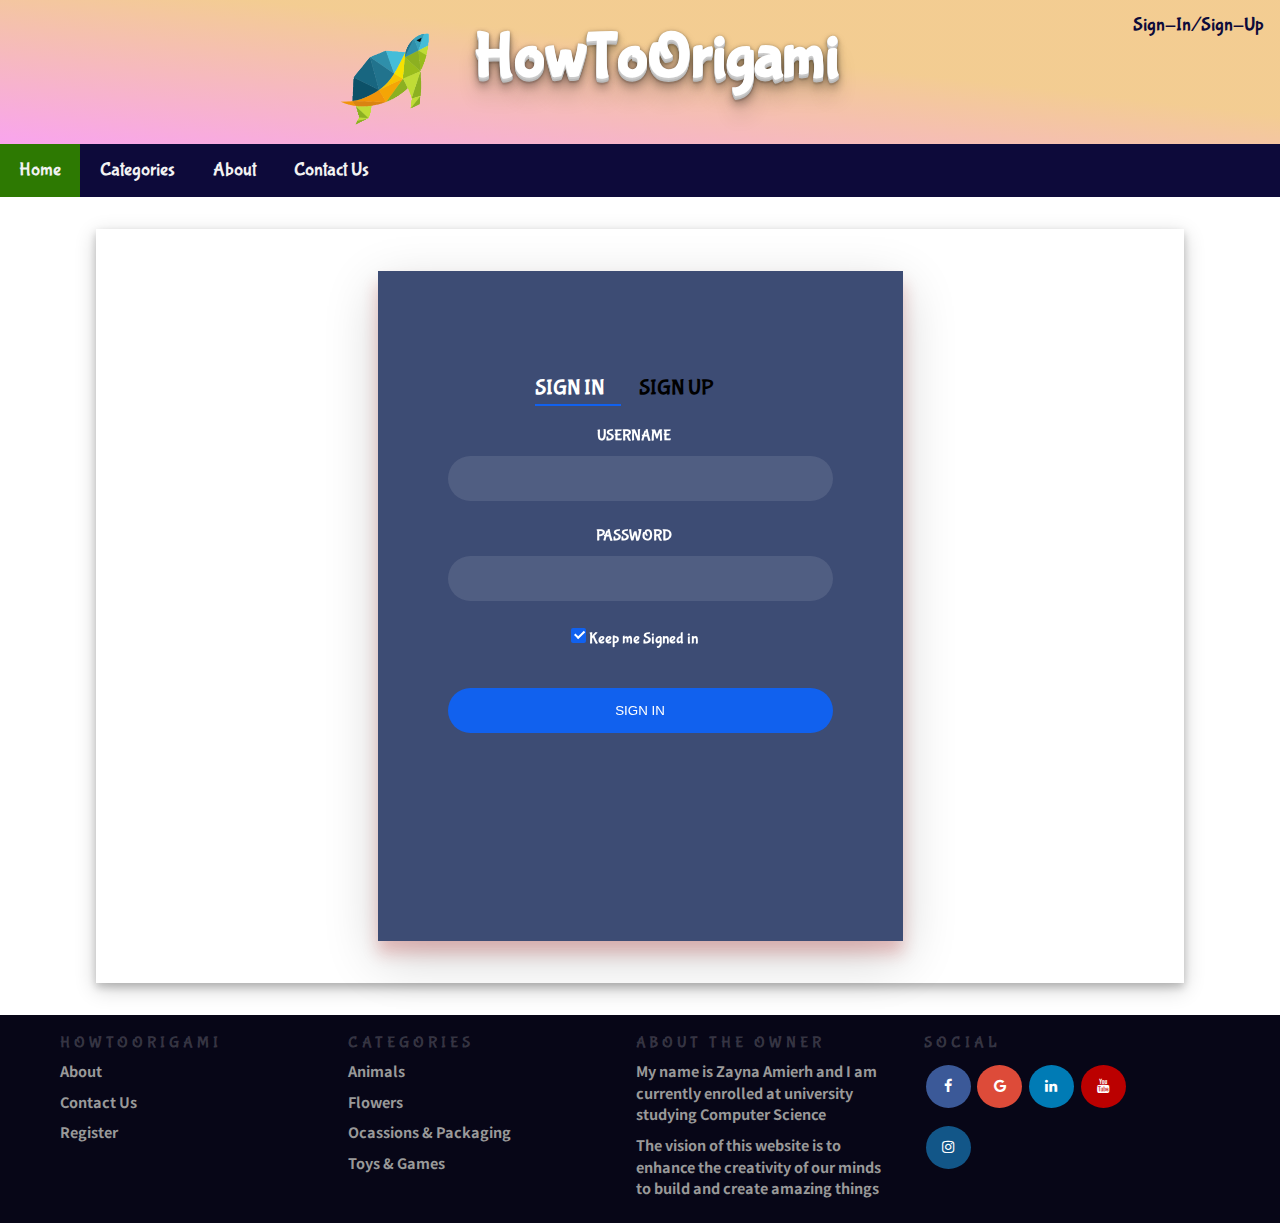
<file: Origami/registration.html>
<!DOCTYPE html>
<html>
    <!--Head Start-->

    <head>
        <title>HowToOrigami | Sign</title>
        <link rel="shortcut icon" href="images\logo4.png" />
        <!--CSS Stylesheet-->
        <link rel="stylesheet" type="text/css" href="CSS\style-min.css">
        <!--CSS Registration Stylesheet-->
        <link rel="stylesheet" type="text/css" href="CSS\registrationstyle-min.css">
        <!--Media Query Stylesheet-->
        <link rel="stylesheet" type=text/css href="CSS\mediaquery-min.css">
        <!--Fonts-->
        <link href="https://fonts.googleapis.com/css2?family=Noto+Sans+JP:wght@500&display=swap" rel="stylesheet">
        <link href="https://fonts.googleapis.com/css2?family=Bubblegum+Sans&display=swap" rel="stylesheet">
        <!--Icons-->
        <link rel="stylesheet"
            href="https://cdnjs.cloudflare.com/ajax/libs/font-awesome/4.7.0/css/font-awesome.min.css">
        <!--Meta Tags-->
        <meta name="viewport" content="width=device-width, initial-scale=1.0">
    </head>
    <!--Head End-->
    <!--Body Start-->

    <body>
        <!--Header Start-->
        <header>
            <div class="top">
                <div id="sign">
                    <a href="registration.html">Sign-in/Sign-up</a>
                </div>
                <!--Logo-->
                <a href="index.html"><img class="logo" src="images\logoturtle.png" alt="HowToOrigami">
                    <h1>HowToOrigami</h1>
                </a>
                <!--Logo End-->
            </div>

            <!--Navigation Start-->
            <nav class="topnav" id="myTopnav">
                <ul>
                    <a href="index.html" class="active">
                        <li>Home</li>
                    </a>
                    <a href="items.html">
                        <li>Categories</li>
                    </a>
                    <a href="about.html"><li>About</li></a>
                    <a href="contact.html"><li>Contact Us</li></a>
                </ul>
                <a href="javascript:void(0);" style="font-size:15px;" class="icon" onclick="myFunction()">&#9776;</a>
            </nav>
            <!--Navigation End-->
        </header>
        <!--Header End-->
        <!--Signin/Signup Start-->
        <section class="transparent">
            <div class="login-wrap">
                <div class="login-html">
                    <input id="tab-1" type="radio" name="tab" class="sign-in" checked><label for="tab-1"
                        class="tab">Sign
                        In</label>
                    <input id="tab-2" type="radio" name="tab" class="sign-up"><label for="tab-2" class="tab">Sign
                        Up</label>
                    <div class="login-form">
                        <div class="sign-in-htm">
                            <div class="group">
                                <label for="user" class="label">Username</label>
                                <input id="user" type="text" class="input">
                            </div>
                            <div class="group">
                                <label for="pass" class="label">Password</label>
                                <input id="pass" type="password" class="input" data-type="password">
                            </div>
                            <div class="group">
                                <input id="check" type="checkbox" class="check" checked>
                                <label for="check"><span class="icon"></span> Keep me Signed in</label>
                            </div>
                            <div class="group">
                                <input type="submit" class="button" id="buttons" value="Sign In">
                            </div>
                        </div>
                        <div class="sign-up-htm">
                            <div class="group">
                                <label for="user" class="label">Username</label>
                                <input id="user" type="text" class="input">
                            </div>
                            <div class="group">
                                <label for="pass" class="label">Password</label>
                                <input id="pass" type="password" class="input" data-type="password">
                            </div>
                            <div class="group">
                                <label for="paswords" class="label">Repeat Password</label>
                                <input id="password" type="password" class="input" data-type="password">
                            </div>
                            <div class="group">
                                <label for="email" class="label">Email Address</label>
                                <input id="email" type="text" class="input">
                            </div>
                            <div class="group">
                                <input type="submit" class="button" id="buttons" value="Sign Up">
                            </div>
                            <div class="foot-lnk">
                                <label for="tab-1">Already Member?</a>
                            </div>
                        </div>
                    </div>
                </div>
            </div>
        </section>
        <!--Signin/Signup Section End-->
    </body>
    <!--Body End-->

    <!-- FOOTER START -->
    <footer>

        <div class="contain">
            <div class="col">
                <h1>HowToOrigami</h1>
                <ul>
                    <li><a href="about.html">About</a></li>
                    <li><a href="contact.html">Contact Us</a></li>
                    <li><a href="registration.html">Register</a></li>
                </ul>
            </div>
            <div class="col">
                <h1>Categories</h1>
                <ul>
                    <li><a href="items.html">Animals</a></li>
                    <li><a href="items.html">Flowers</a></li>
                    <li><a href="items.html">Ocassions & Packaging</a></li>
                    <li><a href="items.html">Toys & Games</a></li>
                </ul>
            </div>

            <div class="col">
                <h1>About the Owner</h1>
                <ul>
                    <li>My name is Zayna Amierh and I am currently enrolled at university studying Computer Science</li>
                    <li>The vision of this website is to enhance the creativity of our minds to build and create amazing
                        things</li>
                </ul>
            </div>
            <div class="col social">
                <h1>Social</h1>
                <ul>
                    <li><a href="https://www.facebook.com/zayna.amierh" class="fa fa-facebook"></a></li>
                    <li><a href="mailto:zayna.amierh2000@gmail.com" class="fa fa-google"></a></li>
                    <li><a href="https://www.linkedin.com/in/zayna-amierh-5728951a4" class="fa fa-linkedin"></a></li>
                    <li><a href="https://www.youtube.com/channel/UCmKEwh47BGUd2hu-qrNmUaA?view_as=subscriber"
                            class="fa fa-youtube"></a></li>
                    <li><a href="https://instagram.com/zaynaamierh?igshid=114kotw22uyl5" class="fa fa-instagram"></a>
                    </li>
                </ul>
            </div>
            <div class="clearfix"> </div>
        </div>
    </footer>
    <!-- END OF FOOTER -->
    <script type="text/javascript" src="JavaScript\script.js"></script>

</html>
</file>
